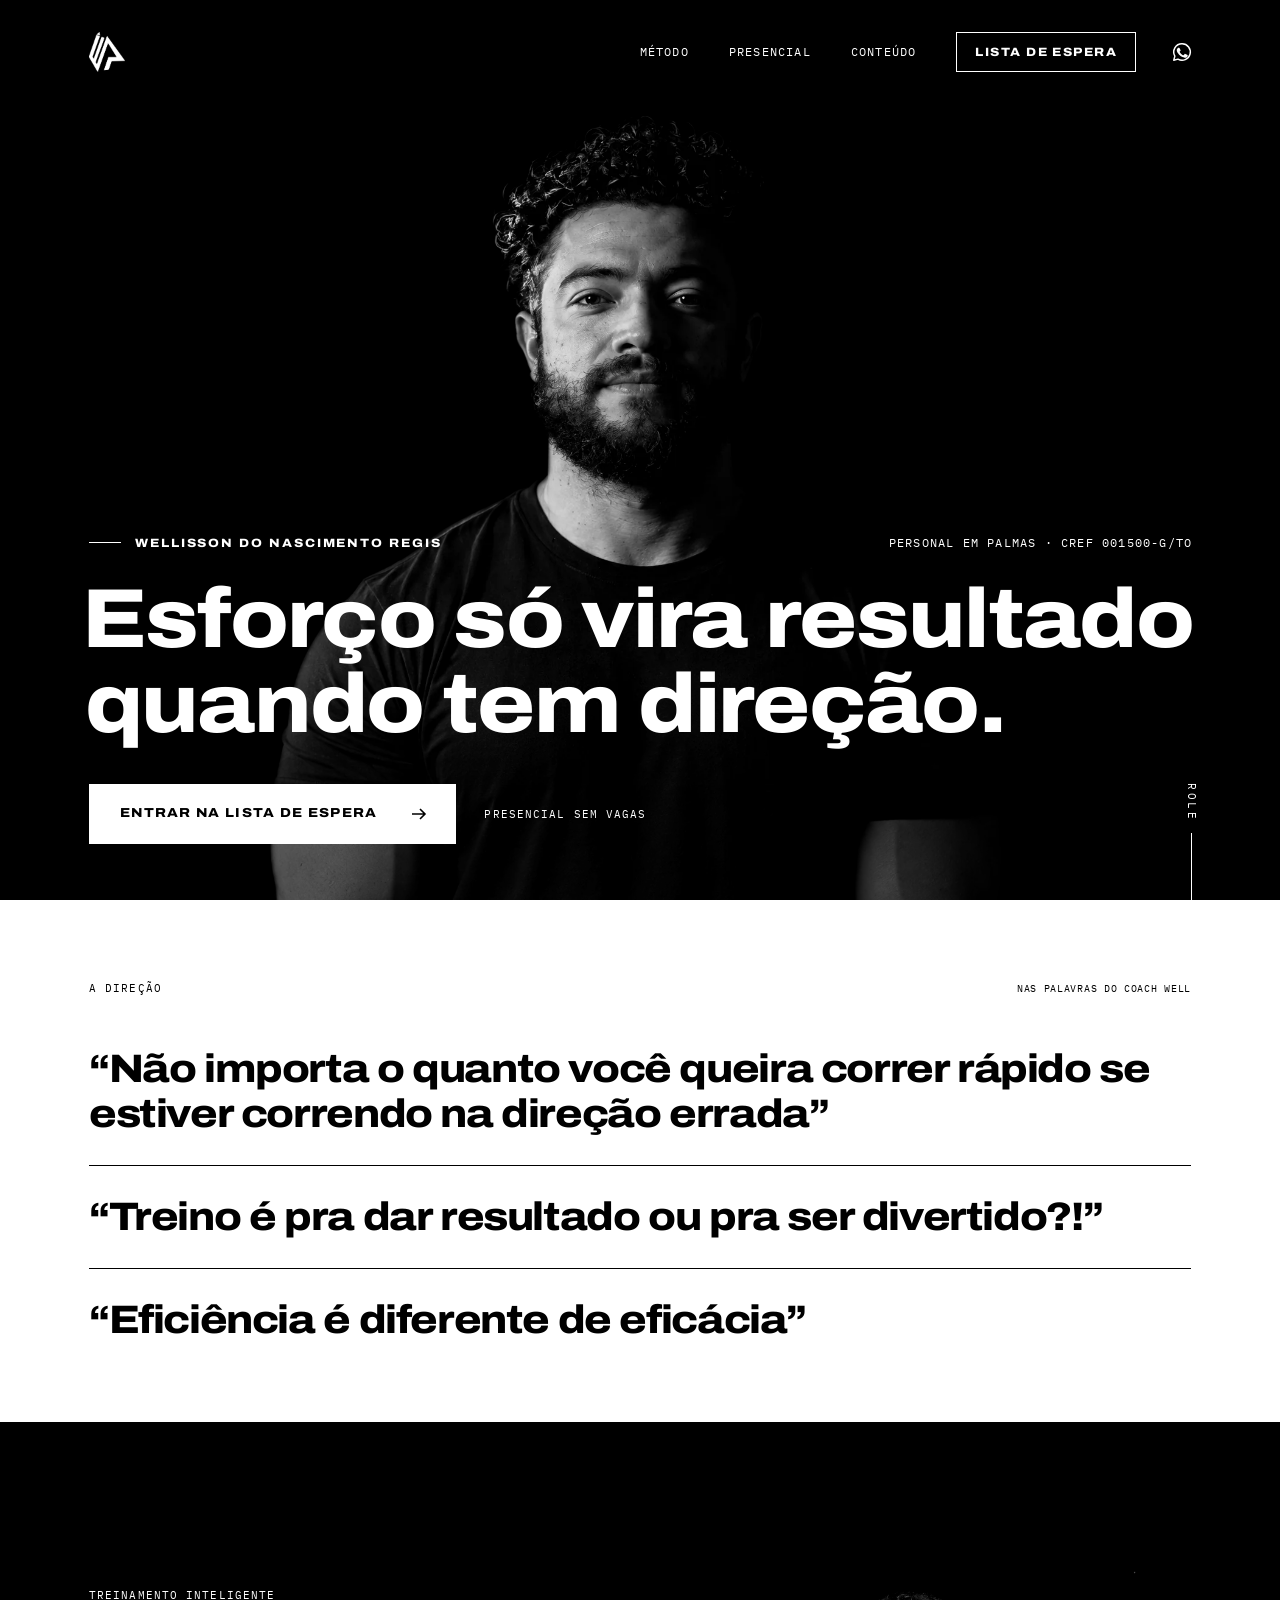
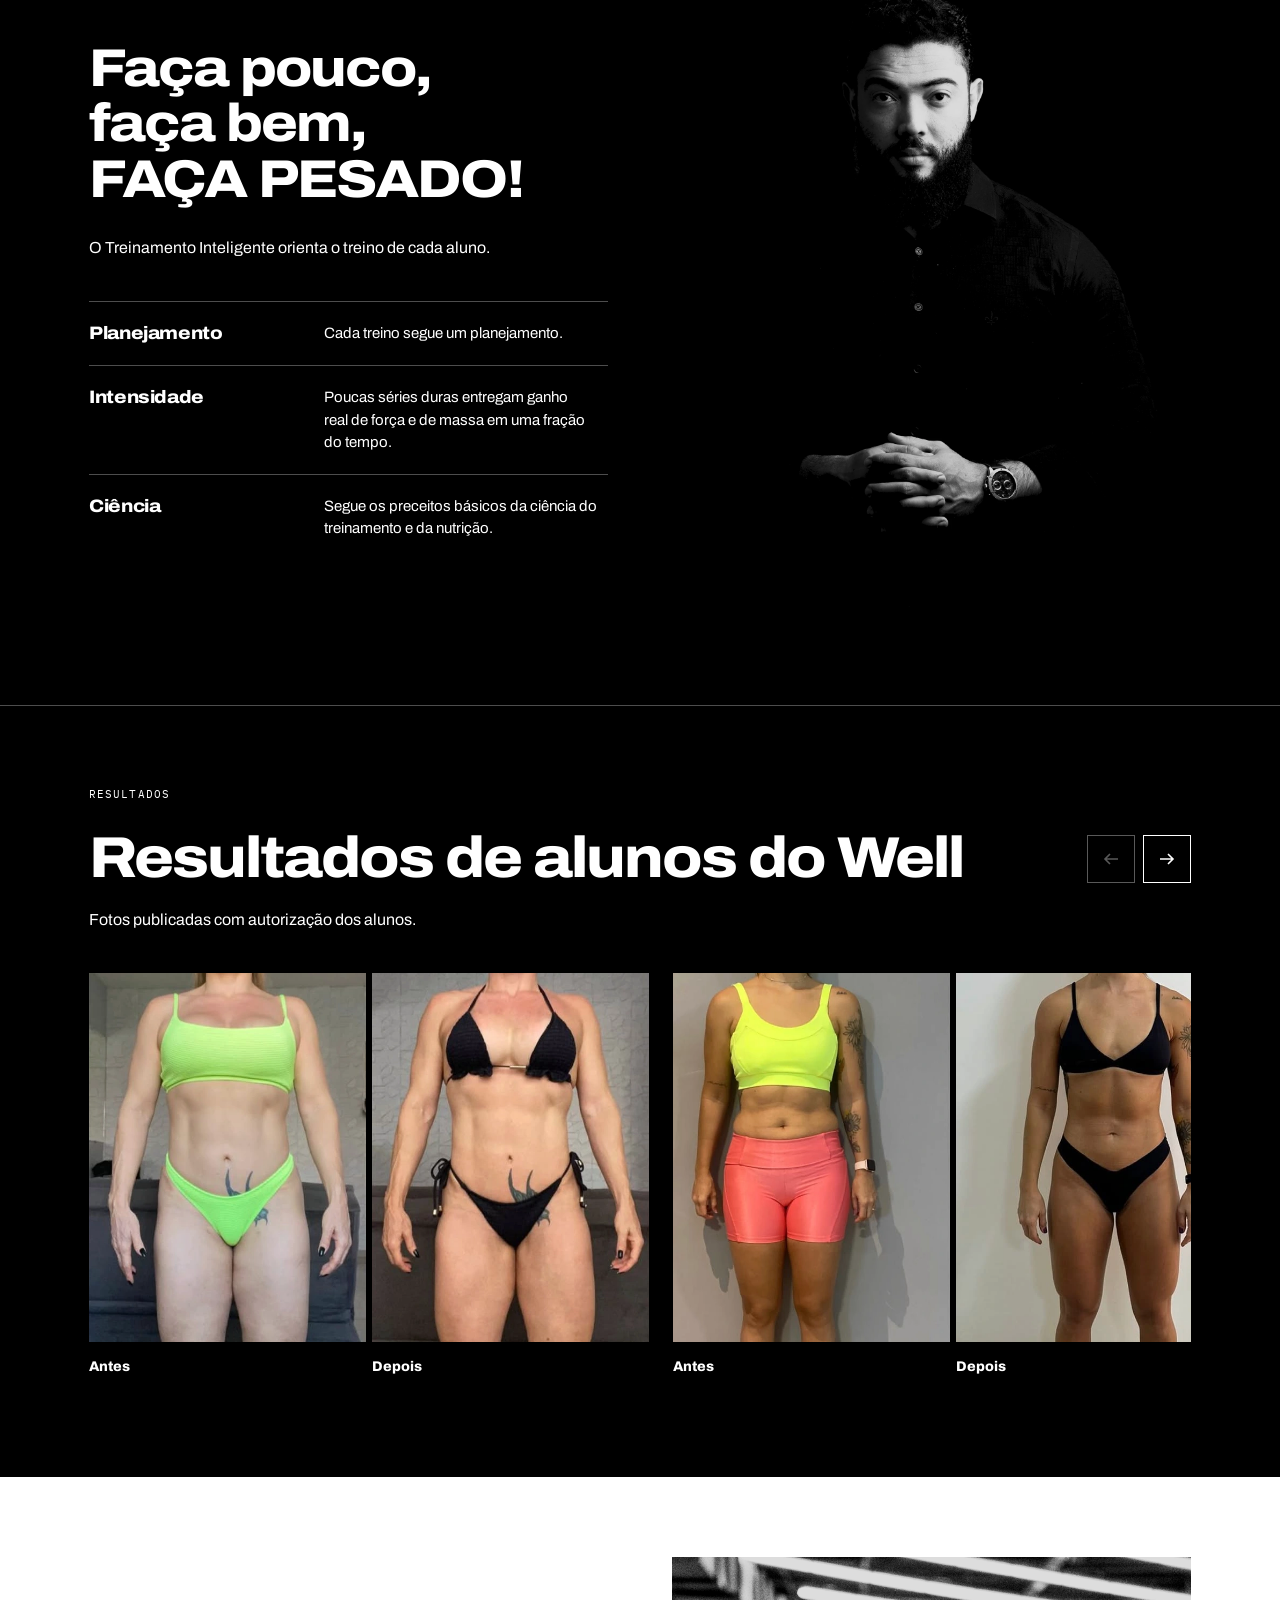
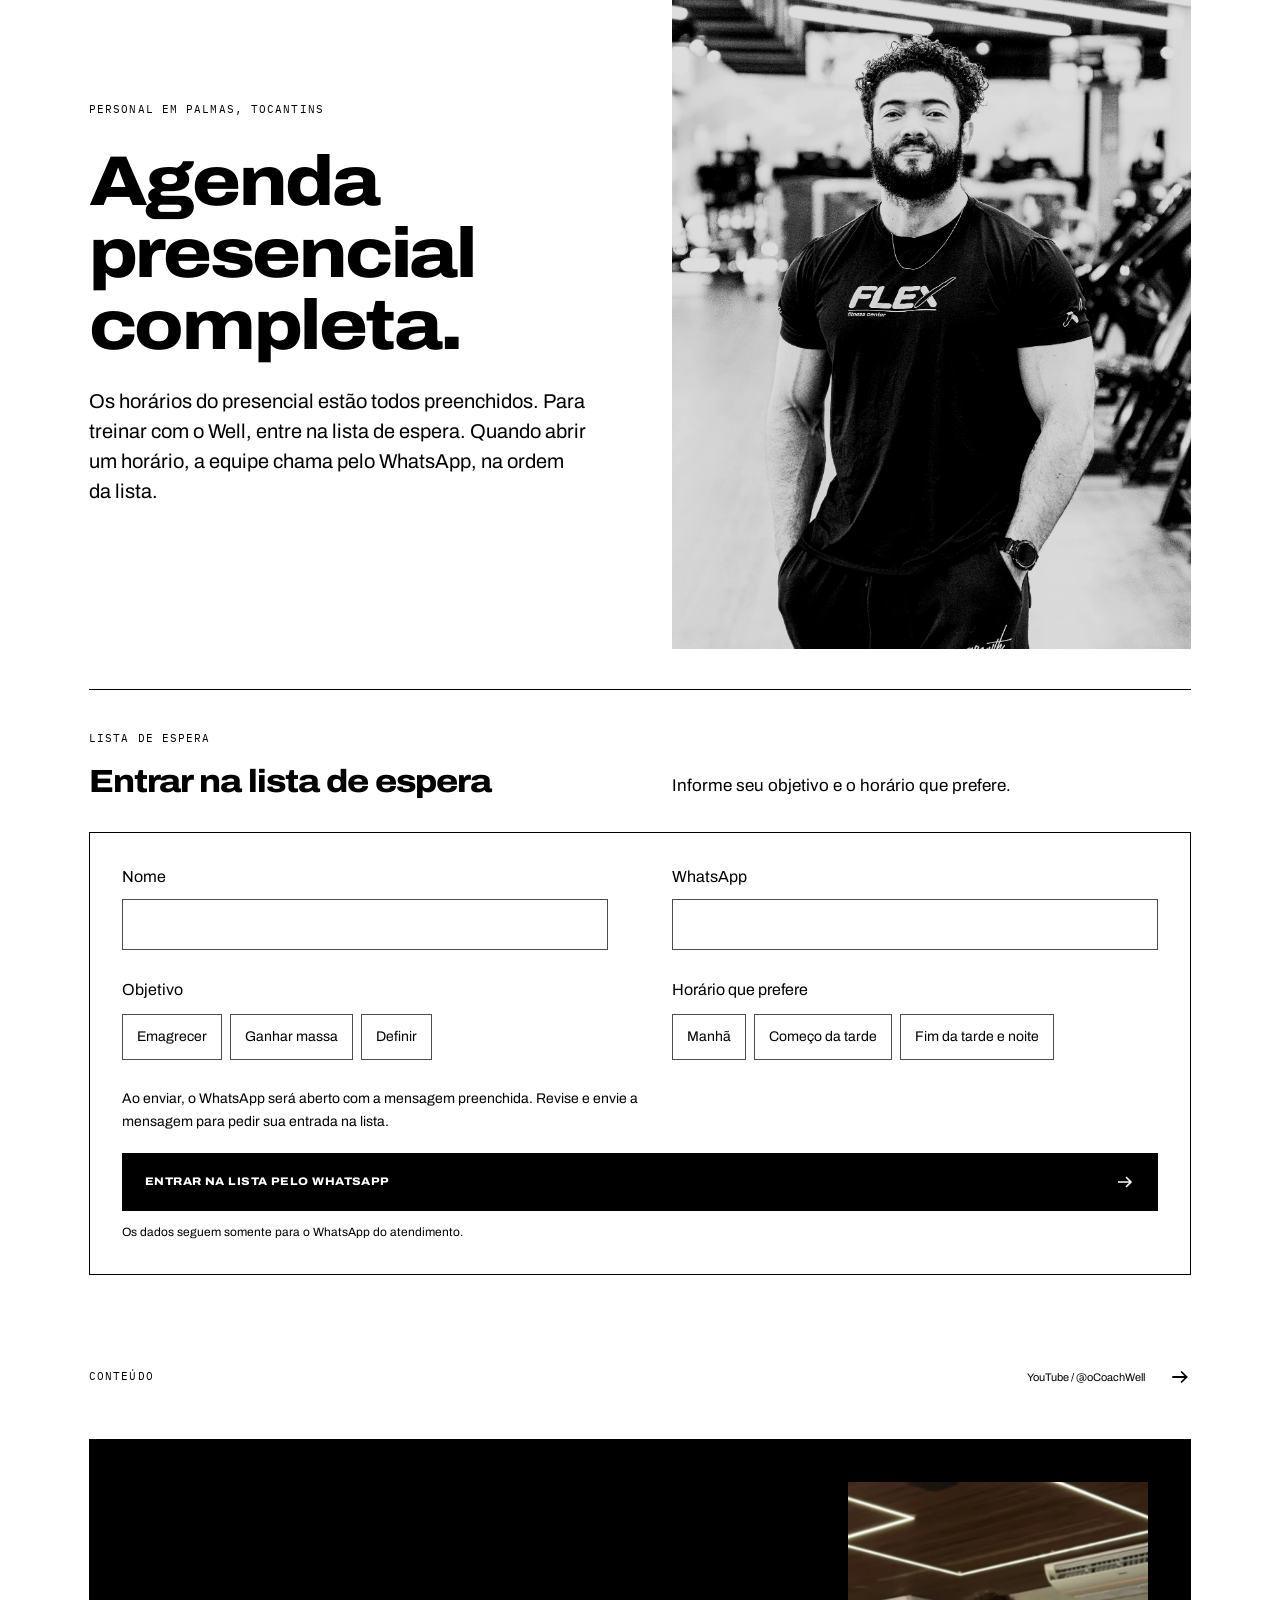
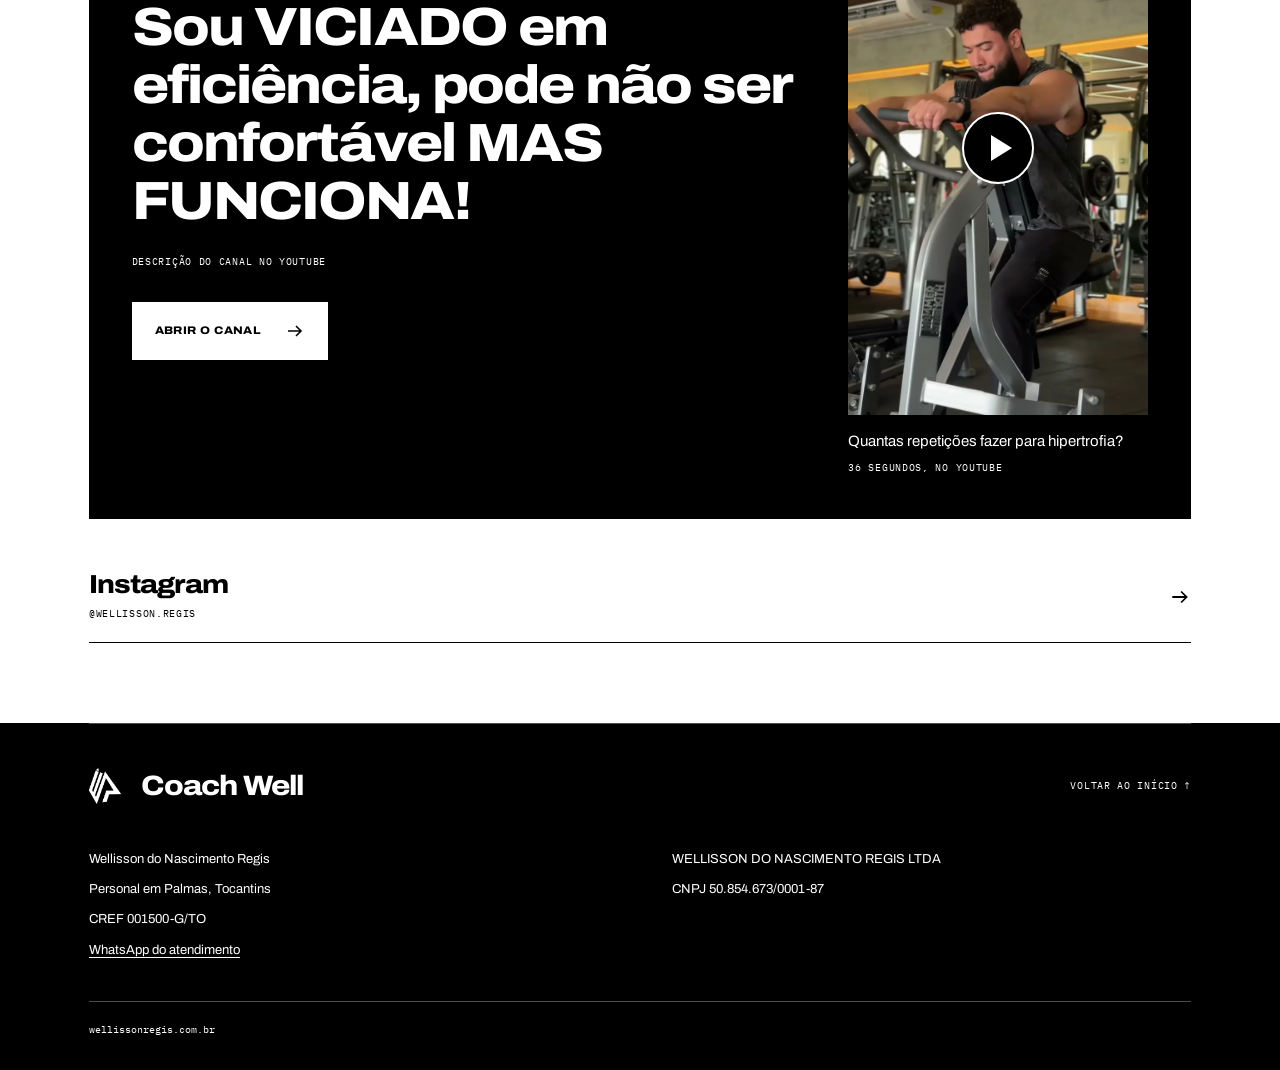
<file: index.html>
<!doctype html>
<html lang="pt-BR">
<head>
<meta charset="utf-8">
<meta name="viewport" content="width=device-width, initial-scale=1, viewport-fit=cover">
<title>Wellisson do Nascimento Regis · Personal em Palmas</title>
<meta name="description" content="Personal presencial em Palmas, Tocantins. Conheça o Treinamento Inteligente e entre na lista de espera para treinar com o Coach Well.">
<meta name="theme-color" content="#000000">
<link rel="canonical" href="https://wellissonregis.com.br/">
<meta property="og:type" content="website">
<meta property="og:locale" content="pt_BR">
<meta property="og:url" content="https://wellissonregis.com.br/">
<meta property="og:title" content="Wellisson do Nascimento Regis · Personal em Palmas">
<meta property="og:description" content="Personal presencial em Palmas, Tocantins. Conheça o Treinamento Inteligente e entre na lista de espera para treinar com o Coach Well.">
<meta property="og:image" content="https://wellissonregis.com.br/img/compartilhamento.jpg">
<meta property="og:image:width" content="1200">
<meta property="og:image:height" content="630">
<meta property="og:image:alt" content="Wellisson do Nascimento Regis. Esforço só vira resultado quando tem direção.">
<meta name="twitter:card" content="summary_large_image">
<link rel="icon" type="image/png" sizes="32x32" href="img/favicon-32.png">
<link rel="apple-touch-icon" sizes="180x180" href="img/icone-180.png">
<link rel="preconnect" href="https://fonts.googleapis.com">
<link rel="preconnect" href="https://fonts.gstatic.com" crossorigin>
<link rel="stylesheet" href="https://fonts.googleapis.com/css2?family=Archivo:wdth,wght@62..125,400..900&family=IBM+Plex+Mono:wght@400;500&display=swap">
<link rel="stylesheet" href="estilo.css">
<link rel="stylesheet" href="secoes.css">
<script>
  setTimeout(function () { if (!window.paginaPronta) document.documentElement.classList.remove('js'); }, 2500);
  if (location.search.indexOf('estatico') > -1) document.documentElement.classList.add('estatico');
  (function () {
    var h = document.documentElement, ok = function () { h.classList.add('fontes'); };
    if (document.fonts && document.fonts.load) document.fonts.load('800 100px Archivo').then(ok, ok);
    setTimeout(ok, 3000);
  })();
</script>
<script type="application/ld+json">
{"@context":"https://schema.org","@type":"Person","name":"Wellisson do Nascimento Regis","alternateName":"Coach Well","jobTitle":"Personal trainer","url":"https://wellissonregis.com.br/",
 "address":{"@type":"PostalAddress","addressLocality":"Palmas","addressRegion":"TO","addressCountry":"BR"},
 "sameAs":["https://www.instagram.com/wellisson.regis/","https://www.youtube.com/@oCoachWell"],
 "worksFor":{"@type":"Organization","legalName":"WELLISSON DO NASCIMENTO REGIS LTDA","taxID":"50.854.673/0001-87"}}
</script>
<noscript><style>html:not(.fontes) h1 { opacity: 1; }</style></noscript>
</head>
<body>

<header class="topo">
  <a class="marca" href="#" aria-label="Wellisson Regis, início"><img src="img/monograma-branco.png" alt="" width="215" height="240"></a>
  <nav class="menu" aria-label="Seções">
    <a href="#metodo">Método</a>
    <a href="#presencial">Presencial</a>
    <a href="#conteudo">Conteúdo</a>
  </nav>
  <a class="aplicar-topo" href="#lista-de-espera">Lista de espera</a>
  <a class="zap" href="#whatsapp" aria-label="WhatsApp do atendimento">
    <svg viewBox="0 0 24 24" aria-hidden="true"><path d="M12 3a9 9 0 0 0-7.8 13.5L3 21l4.6-1.2A9 9 0 1 0 12 3Z" fill="none" stroke="currentColor" stroke-width="1.6" stroke-linejoin="round"/><path d="M9.2 7.8c-.2-.4-.4-.4-.6-.4h-.5c-.2 0-.5.1-.8.4-.3.3-1 1-1 2.4s1 2.8 1.2 3c.1.2 2 3.2 5 4.3 2.5 1 3 .8 3.5.7.5-.1 1.7-.7 2-1.4.2-.7.2-1.3.2-1.4-.1-.1-.3-.2-.6-.3l-2-1c-.3-.1-.5-.2-.7.2l-.9 1.1c-.2.2-.3.2-.6.1-.3-.1-1.2-.5-2.3-1.4-.9-.8-1.5-1.7-1.6-2-.2-.3 0-.5.1-.6l.5-.5c.1-.2.2-.3.3-.5.1-.2 0-.4 0-.5l-.9-2.2Z" fill="currentColor"/></svg>
  </a>
  <button class="abrir-menu" type="button" aria-label="Abrir o menu" aria-expanded="false"><span></span><span></span></button>
</header>

<main>
  <section class="abertura">
    <picture class="retrato-abertura"><source media="(max-width:599px) and (orientation:portrait)" srcset="[data-uri]"><img class="pessoa" src="img/well-recorte-pb.webp" srcset="img/well-recorte-pb.webp 1536w" sizes="100vw" width="1536" height="2048" alt="Wellisson do Nascimento Regis em retrato preto e branco, de frente, com luz dura de lado" fetchpriority="high"></picture>
    <div class="texto">
      <div class="legenda">
        <p class="nome"><span class="filete"></span>Wellisson do Nascimento Regis</p>
        <p class="registro"><span class="reg-cidade">Personal em Palmas</span><span class="reg-sep"> · </span><span class="reg-cref">CREF 001500-G/TO</span></p>
      </div>
      <h1><span class="l l1"><span>Esforço só</span> <span>vira resultado</span></span> <span class="l l2"><span>quando tem</span> <span>direção.</span></span></h1>
      <div class="acao">
        <a class="botao" href="#lista-de-espera">
          <span>Entrar na lista de espera</span>
          <svg viewBox="0 0 20 20" aria-hidden="true"><path d="M3 10h13M11 5l5 5-5 5" fill="none" stroke="currentColor" stroke-width="1.6"/></svg>
        </a>
        <p class="micro">Presencial sem vagas<span class="micro-celular"> · lista de espera aberta</span></p>
      </div>
    </div>
    <a class="rolar" href="#prova" aria-label="Rolar para a próxima seção"><span>Role</span><i></i></a>
  </section>


  <section class="secao manifesto clara" id="prova" aria-labelledby="t-direcao">
    <div class="manifesto-teto"><p class="rotulo" id="t-direcao">A direção</p><p class="sub">Nas palavras do Coach Well</p></div>
    <div class="manifesto-frases">
      <blockquote><p class="manifesto-frase">“Não importa o quanto você queira correr rápido se estiver correndo na direção errada”</p></blockquote>
      <blockquote><p class="manifesto-frase">“Treino é pra dar resultado ou pra ser divertido?!”</p></blockquote>
      <blockquote><p class="manifesto-frase">“Eficiência é diferente de eficácia”</p></blockquote>
    </div>
  </section>

  <section class="secao metodo" id="metodo" aria-labelledby="t-metodo">
    <div class="metodo-grade">
      <div class="metodo-texto">
        <p class="rotulo">Treinamento Inteligente</p>
        <h2 id="t-metodo">Faça pouco,<br>faça bem,<br>FAÇA PESADO!</h2>
        <p class="metodo-intro">O Treinamento Inteligente orienta o treino de cada aluno.</p>
        <dl class="principios">
          <div><dt>Planejamento</dt><dd>Cada treino segue um planejamento.</dd></div>
          <div><dt>Intensidade</dt><dd>Poucas séries duras entregam ganho real de força e de massa em uma fração do tempo.</dd></div>
          <div><dt>Ciência</dt><dd>Segue os preceitos básicos da ciência do treinamento e da nutrição.</dd></div>
        </dl>
      </div>
      <figure class="metodo-foto"><picture><source media="(max-width:400px)" srcset="img/well%20est%C3%BAdio%20luz%20dura%20800.webp 800w, img/well%20est%C3%BAdio%20luz%20dura%201600.webp 1600w, img/well%20est%C3%BAdio%20luz%20dura%202400.webp 2400w" sizes="(max-width:700px) calc(100vw - 48px), (min-width:1920px) 776px, 43vw"><img class="" src="img/well%20est%C3%BAdio%20luz%20dura%202400.webp" srcset="img/well%20est%C3%BAdio%20luz%20dura%201600.webp 1600w, img/well%20est%C3%BAdio%20luz%20dura%202400.webp 2400w" sizes="(max-width:700px) calc(100vw - 48px), (min-width:1920px) 776px, 43vw" width="2400" height="3204" alt="Wellisson de frente, em retrato preto e branco, com as mãos juntas" loading="lazy"></picture></figure>
    </div>
  </section>

  <section class="secao resultados" id="resultados" aria-labelledby="t-resultados">
    <div class="resultados-cabecalho">
      <div class="resultados-titulos"><p class="rotulo">Resultados</p><h2 id="t-resultados">Resultados de alunos do Well</h2><p>Fotos publicadas com autorização dos alunos.</p></div>
      <div class="resultados-controles" aria-label="Navegação dos resultados" hidden>
        <button type="button" id="resultado-anterior" aria-label="Ver resultado anterior" aria-controls="galeria-resultados" disabled><svg viewBox="0 0 20 20" aria-hidden="true"><path d="M3 10h13M11 5l5 5-5 5" fill="none" stroke="currentColor" stroke-width="1.6"/></svg></button>
        <button type="button" id="resultado-proximo" aria-label="Ver próximo resultado" aria-controls="galeria-resultados"><svg viewBox="0 0 20 20" aria-hidden="true"><path d="M3 10h13M11 5l5 5-5 5" fill="none" stroke="currentColor" stroke-width="1.6"/></svg></button>
      </div>
    </div>
    <div class="resultados-galeria" id="galeria-resultados" role="region" aria-label="Galeria de antes e depois dos alunos" tabindex="0">
      <div class="resultado" role="group" aria-label="Par de antes e depois">
        <figure class="resultado-foto"><picture><source media="(max-width:473px)" srcset="img/Resultado%2005%20antes%20colorido%20360.webp 360w, img/Resultado%2005%20antes%20colorido%20516.webp 516w" sizes="(max-width:359px) calc(43vw - 20.2px), (max-width:699px) calc(43vw - 23.64px), 277px"><img src="img/Resultado%2005%20antes%20colorido%20516.webp" srcset="img/Resultado%2005%20antes%20colorido%20516.webp 516w" sizes="(max-width:359px) calc(43vw - 20.2px), (max-width:699px) calc(43vw - 23.64px), 277px" width="516" height="688" alt="Antes, vista de frente do pescoço para baixo" loading="lazy"></picture><figcaption>Antes</figcaption></figure>
        <figure class="resultado-foto"><picture><source media="(max-width:473px)" srcset="img/Resultado%2005%20depois%20colorido%20360.webp 360w, img/Resultado%2005%20depois%20colorido%20516.webp 516w" sizes="(max-width:359px) calc(43vw - 20.2px), (max-width:699px) calc(43vw - 23.64px), 277px"><img src="img/Resultado%2005%20depois%20colorido%20516.webp" srcset="img/Resultado%2005%20depois%20colorido%20516.webp 516w" sizes="(max-width:359px) calc(43vw - 20.2px), (max-width:699px) calc(43vw - 23.64px), 277px" width="516" height="688" alt="Depois, vista de frente do pescoço para baixo" loading="lazy"></picture><figcaption>Depois</figcaption></figure>
      </div>
      <div class="resultado" role="group" aria-label="Par de antes e depois">
        <figure class="resultado-foto"><picture><source media="(max-width:473px)" srcset="img/Resultado%2008%20antes%20colorido%20360.webp 360w, img/Resultado%2008%20antes%20colorido%20516.webp 516w" sizes="(max-width:359px) calc(43vw - 20.2px), (max-width:699px) calc(43vw - 23.64px), 277px"><img src="img/Resultado%2008%20antes%20colorido%20516.webp" srcset="img/Resultado%2008%20antes%20colorido%20516.webp 516w" sizes="(max-width:359px) calc(43vw - 20.2px), (max-width:699px) calc(43vw - 23.64px), 277px" width="516" height="688" alt="Antes, vista de frente do pescoço para baixo" loading="lazy"></picture><figcaption>Antes</figcaption></figure>
        <figure class="resultado-foto"><picture><source media="(max-width:473px)" srcset="img/Resultado%2008%20depois%20colorido%20360.webp 360w, img/Resultado%2008%20depois%20colorido%20516.webp 516w" sizes="(max-width:359px) calc(43vw - 20.2px), (max-width:699px) calc(43vw - 23.64px), 277px"><img src="img/Resultado%2008%20depois%20colorido%20516.webp" srcset="img/Resultado%2008%20depois%20colorido%20516.webp 516w" sizes="(max-width:359px) calc(43vw - 20.2px), (max-width:699px) calc(43vw - 23.64px), 277px" width="516" height="688" alt="Depois, vista de frente do pescoço para baixo" loading="lazy"></picture><figcaption>Depois</figcaption></figure>
      </div>
      <div class="resultado" role="group" aria-label="Par de antes e depois">
        <figure class="resultado-foto"><picture><source media="(max-width:473px)" srcset="img/Resultado%2007%20antes%20colorido%20360.webp 360w, img/Resultado%2007%20antes%20colorido%20534.webp 534w" sizes="(max-width:359px) calc(43vw - 20.2px), (max-width:699px) calc(43vw - 23.64px), 277px"><img src="img/Resultado%2007%20antes%20colorido%20534.webp" srcset="img/Resultado%2007%20antes%20colorido%20534.webp 534w" sizes="(max-width:359px) calc(43vw - 20.2px), (max-width:699px) calc(43vw - 23.64px), 277px" width="534" height="712" alt="Antes, vista de frente do pescoço para baixo" loading="lazy"></picture><figcaption>Antes</figcaption></figure>
        <figure class="resultado-foto"><picture><source media="(max-width:473px)" srcset="img/Resultado%2007%20depois%20colorido%20360.webp 360w, img/Resultado%2007%20depois%20colorido%20534.webp 534w" sizes="(max-width:359px) calc(43vw - 20.2px), (max-width:699px) calc(43vw - 23.64px), 277px"><img src="img/Resultado%2007%20depois%20colorido%20534.webp" srcset="img/Resultado%2007%20depois%20colorido%20534.webp 534w" sizes="(max-width:359px) calc(43vw - 20.2px), (max-width:699px) calc(43vw - 23.64px), 277px" width="534" height="712" alt="Depois, vista de frente do pescoço para baixo" loading="lazy"></picture><figcaption>Depois</figcaption></figure>
      </div>
      <div class="resultado" role="group" aria-label="Par de antes e depois">
        <figure class="resultado-foto"><picture><source media="(max-width:359px)" srcset="img/Resultado%2001%20antes%20colorido%20240.webp 240w, img/Resultado%2001%20antes%20colorido%20309.webp 309w" sizes="(max-width:359px) calc(43vw - 20.2px), (max-width:699px) calc(43vw - 23.64px), 277px"><img src="img/Resultado%2001%20antes%20colorido%20309.webp" srcset="img/Resultado%2001%20antes%20colorido%20309.webp 309w" sizes="(max-width:359px) calc(43vw - 20.2px), (max-width:699px) calc(43vw - 23.64px), 277px" width="309" height="412" alt="Antes, vista de frente do pescoço para baixo" loading="lazy"></picture><figcaption>Antes</figcaption></figure>
        <figure class="resultado-foto"><picture><source media="(max-width:359px)" srcset="img/Resultado%2001%20depois%20colorido%20240.webp 240w, img/Resultado%2001%20depois%20colorido%20309.webp 309w" sizes="(max-width:359px) calc(43vw - 20.2px), (max-width:699px) calc(43vw - 23.64px), 277px"><img src="img/Resultado%2001%20depois%20colorido%20309.webp" srcset="img/Resultado%2001%20depois%20colorido%20309.webp 309w" sizes="(max-width:359px) calc(43vw - 20.2px), (max-width:699px) calc(43vw - 23.64px), 277px" width="309" height="412" alt="Depois, vista de frente do pescoço para baixo" loading="lazy"></picture><figcaption>Depois</figcaption></figure>
      </div>
      <div class="resultado" role="group" aria-label="Par de antes e depois">
        <figure class="resultado-foto"><picture><source media="(max-width:359px)" srcset="img/Resultado%2000%20antes%20colorido%20240.webp 240w, img/Resultado%2000%20antes%20colorido%20333.webp 333w" sizes="(max-width:359px) calc(43vw - 20.2px), (max-width:699px) calc(43vw - 23.64px), 277px"><img src="img/Resultado%2000%20antes%20colorido%20333.webp" srcset="img/Resultado%2000%20antes%20colorido%20333.webp 333w" sizes="(max-width:359px) calc(43vw - 20.2px), (max-width:699px) calc(43vw - 23.64px), 277px" width="333" height="444" alt="Antes, vista de frente do pescoço para baixo" loading="lazy"></picture><figcaption>Antes</figcaption></figure>
        <figure class="resultado-foto"><picture><source media="(max-width:359px)" srcset="img/Resultado%2000%20depois%20colorido%20240.webp 240w, img/Resultado%2000%20depois%20colorido%20333.webp 333w" sizes="(max-width:359px) calc(43vw - 20.2px), (max-width:699px) calc(43vw - 23.64px), 277px"><img src="img/Resultado%2000%20depois%20colorido%20333.webp" srcset="img/Resultado%2000%20depois%20colorido%20333.webp 333w" sizes="(max-width:359px) calc(43vw - 20.2px), (max-width:699px) calc(43vw - 23.64px), 277px" width="333" height="444" alt="Depois, vista de frente do pescoço para baixo" loading="lazy"></picture><figcaption>Depois</figcaption></figure>
      </div>
    </div>
  </section>

  <section class="secao presencial clara" id="presencial" aria-labelledby="t-presencial">
    <div class="presencial-abertura">
      <div class="presencial-texto">
        <div><p class="rotulo">Personal em Palmas, Tocantins</p><h2 id="t-presencial">Agenda presencial completa.</h2></div>
        <div class="presencial-contexto">
          <p>Os horários do presencial estão todos preenchidos. Para treinar com o Well, entre na lista de espera. Quando abrir um horário, a equipe chama pelo WhatsApp, na ordem da lista.</p>
          <p id="academia" hidden></p>
        </div>
      </div>
      <figure id="foto-presencial"><picture><source media="(max-width:400px)" srcset="img/Well%20na%20Flex%20Setembro%20de%202026%20800.webp 800w, img/Well%20na%20Flex%20Setembro%20de%202026%201600.webp 1600w, img/Well%20na%20Flex%20Setembro%20de%202026%202400.webp 2400w" sizes="(max-width:359px) calc(100vw - 40px), (max-width:648px) calc(100vw - 48px), (max-width:1100px) 600px, (max-width:1760px) 40.55vw, (max-width:1919px) calc(43.05vw - 44px), 776px"><img src="img/Well%20na%20Flex%20Setembro%20de%202026%202400.webp" srcset="img/Well%20na%20Flex%20Setembro%20de%202026%201600.webp 1600w, img/Well%20na%20Flex%20Setembro%20de%202026%202400.webp 2400w" sizes="(max-width:359px) calc(100vw - 40px), (max-width:648px) calc(100vw - 48px), (max-width:1100px) 600px, (max-width:1760px) 40.55vw, (max-width:1919px) calc(43.05vw - 44px), 776px" width="2400" height="3200" alt="Wellisson de pé na Flex, em retrato preto e branco, com o visual atual" loading="lazy"></picture></figure>
    </div>
    <div class="espera" id="lista-de-espera" aria-labelledby="t-espera" tabindex="-1">
      <div class="espera-intro"><p class="rotulo">Lista de espera</p><h3 id="t-espera">Entrar na lista de espera</h3><p>Informe seu objetivo e o horário que prefere.</p></div>
      <form id="form-lista" class="espera-form" method="dialog" onsubmit="return false" aria-labelledby="t-espera">
        <div class="espera-dupla">
          <label class="espera-campo" for="lista-nome">Nome<input id="lista-nome" name="nome" type="text" autocomplete="name" maxlength="100" required></label>
          <label class="espera-campo" for="lista-whatsapp">WhatsApp<input id="lista-whatsapp" name="whatsapp" type="tel" inputmode="tel" autocomplete="tel" maxlength="30" required></label>
        </div>
        <fieldset class="espera-grupo"><legend>Objetivo</legend><div class="espera-opcoes">
          <label><input type="radio" name="objetivo" value="Emagrecer" required><span>Emagrecer</span></label>
          <label><input type="radio" name="objetivo" value="Ganhar massa" required><span>Ganhar massa</span></label>
          <label><input type="radio" name="objetivo" value="Definir" required><span>Definir</span></label>
        </div></fieldset>
        <fieldset class="espera-grupo"><legend>Horário que prefere</legend><div class="espera-opcoes">
          <label><input type="radio" name="horario" value="Manhã" required><span>Manhã</span></label>
          <label><input type="radio" name="horario" value="Começo da tarde" required><span>Começo da tarde</span></label>
          <label><input type="radio" name="horario" value="Fim da tarde e noite" required><span>Fim da tarde e noite</span></label>
        </div></fieldset>
        <p class="espera-status" id="lista-status" role="status">O envio está desativado até o WhatsApp do atendimento ser disponibilizado.</p>
        <button class="botao espera-enviar" type="submit" disabled aria-describedby="lista-status lista-dados"><span>Entrar na lista pelo WhatsApp</span><svg viewBox="0 0 20 20" aria-hidden="true"><path d="M3 10h13M11 5l5 5-5 5" fill="none" stroke="currentColor" stroke-width="1.6"/></svg></button>
        <p class="espera-dados" id="lista-dados">Os dados seguem somente para o WhatsApp do atendimento.</p>
        <noscript><p class="espera-dados">Ative o JavaScript para preparar a mensagem quando o atendimento estiver disponível.</p></noscript>
      </form>
    </div>
  </section>

  <section class="secao conteudo clara" id="conteudo" aria-labelledby="t-conteudo">
    <div class="conteudo-cabecalho"><p class="rotulo">Conteúdo</p><a class="link-texto" href="https://www.youtube.com/@oCoachWell">YouTube / @oCoachWell <svg viewBox="0 0 20 20" aria-hidden="true"><path d="M3 10h13M11 5l5 5-5 5" fill="none" stroke="currentColor" stroke-width="1.6"/></svg></a></div>
    <div class="conteudo-cartao">
      <div class="conteudo-voz"><h2 id="t-conteudo">Sou VICIADO em eficiência, pode não ser confortável MAS FUNCIONA!</h2><p class="sub">Descrição do canal no YouTube</p><a class="botao" href="https://www.youtube.com/@oCoachWell"><span>Abrir o canal</span><svg viewBox="0 0 20 20" aria-hidden="true"><path d="M3 10h13M11 5l5 5-5 5" fill="none" stroke="currentColor" stroke-width="1.6"/></svg></a></div>
      <figure class="conteudo-video">
        <div class="video-quadro">
          <a class="video-capa" href="https://www.youtube.com/shorts/aQmbAHvtL3c" aria-label="Reproduzir o vídeo: Quantas repetições fazer para hipertrofia?">
            <img src="img/video-repeticoes.webp" width="720" height="1280" loading="lazy" alt="Wellisson Regis treinando em um aparelho na academia">
            <span class="video-play" aria-hidden="true"><svg viewBox="0 0 72 72"><circle cx="36" cy="36" r="35" fill="#000000" stroke="#FFFFFF" stroke-width="2"/><path d="M29 23 50 36 29 49Z" fill="#FFFFFF"/></svg></span>
          </a>
        </div>
        <figcaption><p class="video-titulo">Quantas repetições fazer para hipertrofia?</p><p class="sub">36 segundos, no YouTube</p></figcaption>
      </figure>
    </div>
    <nav class="redes" aria-label="Redes do Coach Well"><a href="https://www.instagram.com/wellisson.regis/"><span>Instagram</span><span class="sub">@wellisson.regis</span><svg viewBox="0 0 20 20" aria-hidden="true"><path d="M3 10h13M11 5l5 5-5 5" fill="none" stroke="currentColor" stroke-width="1.6"/></svg></a></nav>
  </section>

</main>
<footer class="rodape">
  <div class="rodape-identidade"><img src="img/monograma-branco.png" alt="" width="215" height="240" loading="lazy"><p>Coach Well</p><a class="voltar-topo sub" href="#">Voltar ao início ↑</a></div>
  <div class="rodape-dados"><div><p>Wellisson do Nascimento Regis</p><p>Personal em Palmas, Tocantins</p><p id="cref-profissional">CREF 001500-G/TO</p></div><div><p>WELLISSON DO NASCIMENTO REGIS LTDA</p><p>CNPJ 50.854.673/0001-87</p><p id="endereco-empresa" hidden></p><a id="email-profissional" hidden></a></div></div>
  <div id="whatsapp" hidden><a id="whatsapp-atendimento" hidden></a></div>
  <nav id="links-politicas" aria-label="Políticas" hidden><a id="link-privacidade" href="#politica-privacidade" hidden>Política de privacidade</a></nav>
  <section id="politica-privacidade" hidden></section>
  <p class="rodape-pe">wellissonregis.com.br</p>
</footer>
<script src="pagina.js" defer></script>
</body>
</html>
</file>
<file: estilo.css>
:root {
  --preto: #000000;
  --cinza: #4D4D4D;
  --branco: #FFFFFF;
  --curva: cubic-bezier(.2, .7, 0, 1);
  --lh: 1.02;   

  
  --b: clamp(32px, 6.2vh, 64px);          
  --bt: 60px;                              
  --t0: clamp(104px, 12.4vh, 160px);       

  
  --mmin: clamp(20px, 6.95vw, 140px);
  --i: 13.18;
  --fA: calc((100vw - 2 * var(--mmin)) / var(--i));
  --fB: calc((.4334 * (100vh - var(--t0)) - var(--b) - var(--bt) - 20px) / 2.372);   
  
  --fC: calc((100vw - 3.5 * var(--mmin)) / var(--i));
  --f: min(var(--fA), max(var(--fB), var(--fC)), calc(1980px / var(--i)));
  --m: calc((100vw - var(--i) * var(--f)) / 2);
  --ga: calc(.42 * var(--f));              
  --gl: calc(.5 * var(--f));               
  --cap1: calc(100vh - var(--b) - var(--bt) - var(--ga) - 1.905 * var(--f));   
  --tinta: calc(var(--cap1) - .047 * var(--f));                                  

  
  --R: calc(100vh - var(--t0));                                   
  --C: calc((var(--tinta) - 18px - var(--t0)) / .366);           
  
  --hp: min(2300px, var(--C), max(calc(var(--R) / .926),
          min(calc(var(--R) / .756), calc((var(--C) - var(--R) / .796) * 10000)),
          min(calc(var(--R) / .606), calc((var(--C) - var(--R) / .646) * 10000))));
  --t: var(--t0);
  
  --g0: .41;
  --a1: 1;
  --a2: .42;
}

* { box-sizing: border-box; margin: 0; padding: 0; }
html { background: var(--preto); color: var(--branco); -webkit-font-smoothing: antialiased; text-rendering: optimizeLegibility; }
body { font-family: 'Archivo', system-ui, sans-serif; font-weight: 400; line-height: 1.5; }
a { color: inherit; text-decoration: none; }
img, svg { display: block; }
button { font: inherit; color: inherit; background: none; border: 0; cursor: pointer; }
:focus-visible { outline: 1px solid var(--branco); outline-offset: 4px; }

.topo {
  position: absolute; inset: 0 0 auto 0; z-index: 5;
  display: flex; align-items: center; gap: 40px;
  height: 104px; padding: 0 var(--m);
}
.marca img { height: 40px; width: auto; }
.menu { margin-left: auto; display: flex; gap: 40px; }
.menu a, .registro, .micro, .rolar span {
  font-family: 'IBM Plex Mono', ui-monospace, monospace; font-weight: 400;
  font-size: 12px; letter-spacing: .1em; text-transform: uppercase;
}
.menu a { position: relative; padding: 10px 0; }
.menu a::after {
  content: ''; position: absolute; left: 0; right: 0; bottom: 4px; height: 1px;
  background: var(--branco); transform: scaleX(0); transform-origin: left; transition: transform .4s var(--curva);
}
.menu a:hover::after { transform: scaleX(1); }
.aplicar-topo {
  display: inline-flex; align-items: center; height: 40px; padding: 0 18px;
  border: 1px solid var(--branco);
  font-weight: 800; font-stretch: 112%; font-size: 12px; letter-spacing: .12em; text-transform: uppercase;
  transition: background .3s var(--curva), color .3s var(--curva);
}
.aplicar-topo:hover { background: var(--branco); color: var(--preto); }
.zap { display: grid; place-items: center; width: 44px; height: 44px; margin: 0 -13px 0 -16px; }   
.zap svg { width: 22px; height: 22px; }
.abrir-menu { display: none; }

.abertura { position: relative; overflow: hidden; background: var(--preto); height: 100vh; min-height: 520px; }
.pessoa {
  position: absolute; z-index: 1; left: 50%; translate: -49.2% 0;
  top: calc(var(--t) - .074 * var(--hp));
  height: var(--hp); width: auto; max-width: none;
  
  -webkit-mask-image: linear-gradient(to bottom, #000 calc(var(--hp) * var(--g0)), rgba(0,0,0,var(--a1)) calc(var(--hp) * .52), rgba(0,0,0,var(--a2)) calc(var(--hp) * .63), rgba(0,0,0,var(--a2)) calc(var(--hp) * .93), transparent var(--hp));
  mask-image: linear-gradient(to bottom, #000 calc(var(--hp) * var(--g0)), rgba(0,0,0,var(--a1)) calc(var(--hp) * .52), rgba(0,0,0,var(--a2)) calc(var(--hp) * .63), rgba(0,0,0,var(--a2)) calc(var(--hp) * .93), transparent var(--hp));
}
.texto { position: absolute; z-index: 3; left: var(--m); right: var(--m); bottom: var(--b); }

.legenda {
  display: flex; justify-content: space-between; align-items: baseline;
  margin-bottom: calc(var(--gl) - 2px - .158 * var(--f));
}
.nome {
  line-height: 13px; white-space: nowrap;
  font-weight: 800; font-stretch: 112%; font-size: 12px; letter-spacing: .16em; text-transform: uppercase;
}

.filete { display: inline-block; width: 32px; height: 1px; margin-right: 14px; vertical-align: .3em; background: var(--branco); }
.registro { line-height: 13px; white-space: nowrap; margin-right: -.1em; }  

h1 {
  font-weight: 800; font-stretch: 112%;
  font-size: var(--f); line-height: var(--lh); letter-spacing: -.02em;
  margin-bottom: calc(var(--ga) + .023 * var(--f));
}
.l { display: block; white-space: nowrap; }
.l1 { margin-left: -.086em; }   
.l2 { margin-left: -.052em; }   

.acao { display: flex; align-items: center; gap: 28px; }
.botao {
  display: inline-flex; align-items: center; gap: 32px;
  height: var(--bt); padding: 0 26px 0 30px;
  background: var(--branco); color: var(--preto); border: 1px solid var(--branco);
  font-weight: 800; font-stretch: 112%; font-size: 13px; letter-spacing: .1em; text-transform: uppercase; white-space: nowrap;
  transition: background .3s var(--curva), color .3s var(--curva);
}
.botao svg { width: 20px; height: 20px; transition: transform .4s var(--curva); }
.botao:hover { background: var(--preto); color: var(--branco); }
.botao:hover svg { transform: translateX(4px); }
.micro { font-size: 11px; white-space: nowrap; }

.rolar {
  position: absolute; z-index: 3; right: calc(var(--m) - 4.5px); bottom: 0; width: 9px;
  display: flex; flex-direction: column; align-items: center; gap: 12px;
}
.rolar span { font-size: 11px; letter-spacing: .24em; writing-mode: vertical-rl; line-height: 9px; }
.rolar i { display: block; width: 1px; height: calc(var(--b) + 11px); background: var(--branco); transform-origin: top; }

@media (min-aspect-ratio: 1/1) and (max-height: 800px) {
  :root { --bt: 54px; }
  .topo { height: 88px; }
  .marca img { height: 36px; }
}

@media (min-aspect-ratio: 1/1) and (max-width: 1099px) {
  .nome { font-size: 11px; letter-spacing: .12em; }
  .filete { width: 24px; margin-right: 12px; }
}

@media (max-aspect-ratio: 1/1) {
  :root {
    --i: 7.30;
    --mmin: 18px;
    --f: min(48px, calc((100vw - 2 * var(--mmin)) / var(--i)));
    --m: calc((100vw - var(--i) * var(--f)) / 2);
    --b: calc(16px + env(safe-area-inset-bottom));
    --bt: 56px;
    --ga: calc(.5 * var(--f));
    --gl: calc(.5 * var(--f));
    --mic: 26px;                                   
    --leg: 27px;                                   
    --cap1: calc(100svh - var(--b) - var(--mic) - var(--bt) - var(--ga) - 3.945 * var(--f));
    --rot: calc(var(--cap1) - var(--gl) - var(--leg));   
    --t0: 84px;
    
    --hpG: calc((var(--rot) - 18px - var(--t0)) / .366);
    --hp: min(calc(100vw * 2.667), calc((100svh - var(--t0)) / .766), var(--hpG),
              max(calc((100svh - var(--t0)) / .926), calc((var(--hpG) - (100svh - var(--t0)) / .796) * 10000)));
    --t: var(--t0);
    --g0: .395;   
    --a1: .55;
    --a2: .32;
  }
  .abertura { height: 100svh; min-height: 0; }
  .topo { height: 68px; gap: 0; padding: 0 calc(var(--m) - 11px) 0 var(--m); }   
  .marca img { height: 30px; }
  .menu, .aplicar-topo { display: none; }
  .zap { margin: 0 0 0 auto; }
  .abrir-menu { display: grid; place-items: center; align-content: center; gap: 7px; width: 44px; height: 44px; }
  .abrir-menu span { width: 22px; height: 1.5px; background: var(--branco); }

  .legenda { display: block; margin-bottom: calc(var(--gl) - 2px - .158 * var(--f)); }
  .nome { font-size: 11px; letter-spacing: .14em; line-height: 11px; }
  .filete { width: 20px; margin-right: 12px; }
  .registro { font-size: 11px; line-height: 11px; margin: 5px 0 0 32px; }
  .l { display: contents; }
  .l > span { display: block; white-space: nowrap; }
  .l1 > span:first-child { margin-left: -.086em; }
  .l1 > span:last-child { margin-left: -.017em; }
  .l2 > span { margin-left: -.052em; }
  h1 { margin-bottom: calc(var(--ga) + .023 * var(--f)); }
  .acao { display: block; }
  .botao { display: flex; justify-content: space-between; width: 100%; padding: 0 18px 0 20px; font-size: 12px; letter-spacing: .07em; }
  .micro { margin-top: 10px; line-height: 16px; }
  .rolar { display: none; }
}

@media (max-aspect-ratio: 1/1) and (max-width: 359px) {
  .nome { font-size: 10px; letter-spacing: .1em; }
  .filete { width: 14px; margin-right: 10px; }
  .registro { margin-left: 24px; font-size: 10px; }
  .botao { font-size: 11px; letter-spacing: .04em; gap: 12px; padding: 0 14px 0 16px; }
}

@media (max-aspect-ratio: 1/1) and (min-width: 600px) {
  :root {
    --mmin: clamp(20px, 6.95vw, 140px);
    --f: min(calc((100vw - 2 * var(--mmin)) / var(--i)), 8.5vh);
    --b: calc(48px + env(safe-area-inset-bottom));
    --bt: 60px;
    --leg: 10px;
    --t0: 108px;
  }
  .topo { height: 88px; padding: 0 calc(var(--m) - 12px) 0 var(--m); }
  .marca img { height: 36px; }
  .legenda { display: flex; }
  .nome { font-size: 13px; letter-spacing: .2em; line-height: 13px; }
  .filete { width: 32px; margin-right: 14px; }
  .registro { font-size: 12px; line-height: 13px; margin: 0 -.1em 0 0; }
  .botao { display: inline-flex; width: auto; padding: 0 26px 0 30px; font-size: 13px; letter-spacing: .1em; }
  .micro { margin-top: 12px; }
  :root { --mic: 28px; }   
}

html:not(.fontes) h1 { opacity: 0; }
@media (prefers-reduced-motion: no-preference) {
  .pessoa { animation: luz 2s var(--curva) both; }
  .fontes .l1 { animation: linha-sobe 1.1s var(--curva) .35s both; }
  .fontes .l2 { animation: linha-sobe 1.1s var(--curva) .45s both; }
  .legenda { animation: sobe 1s var(--curva) .25s both; }
  .acao { animation: sobe 1s var(--curva) .6s both; }
  .rolar i { animation: rolagem 2.4s var(--curva) 1.6s infinite backwards; }   
}
@media (prefers-reduced-motion: no-preference) and (max-aspect-ratio: 1/1) {
  .fontes .l1, .fontes .l2 { animation: none; }
  .fontes .l > span { animation: linha-sobe 1.1s var(--curva) .35s both; }
  .fontes .l1 > span:last-child { animation-delay: .42s; }
  .fontes .l2 > span:first-child { animation-delay: .49s; }
  .fontes .l2 > span:last-child { animation-delay: .56s; }
}
@keyframes luz { from { opacity: 0; filter: brightness(.2); } 40% { opacity: 1; } to { opacity: 1; filter: none; } }
@keyframes sobe { from { opacity: 0; transform: translateY(14px); } to { opacity: 1; transform: none; } }
@keyframes linha-sobe { from { opacity: 0; clip-path: inset(0 0 100% 0); transform: translateY(.3em); } to { opacity: 1; clip-path: inset(-20% -5% -30% -5%); transform: none; } }
@keyframes rolagem { 0% { transform: scaleY(0); } 45% { transform: scaleY(1); transform-origin: top; } 55% { transform: scaleY(1); transform-origin: bottom; } 100% { transform: scaleY(0); transform-origin: bottom; } }
html.estatico * { animation: none !important; transition: none !important; }
</file>
<file: secoes.css>
.secao,.rodape { --margem:clamp(24px,6.95vw,140px); --espaco:clamp(64px,7.4vw,128px); --gap:clamp(32px,5vw,88px); --texto:clamp(16px,1.25vw,20px); }
.secao { position:relative; padding:var(--espaco) var(--margem); }
.clara { background:#FFFFFF; color:#000000; }
.secao h2,.secao h3,.manifesto-frase,.principios dt,.redes a>span:first-child,.rodape-identidade>p { font-family:'Archivo',sans-serif; font-weight:800; font-stretch:112%; letter-spacing:-.035em; line-height:1.06; }
.secao h2 { font-size:clamp(36px,4.5vw,76px); text-wrap:balance; }
.secao :where(p,dd,li) { font-size:var(--texto); line-height:1.55; text-wrap:pretty; }
.rotulo,.sub,.rodape-pe { font-family:'IBM Plex Mono',monospace; font-weight:400; }
.secao .rotulo,.rotulo { font-size:11px; line-height:1.6; letter-spacing:.1em; text-transform:uppercase; }
.secao .sub,.sub { font-size:10px; line-height:1.6; letter-spacing:.07em; text-transform:uppercase; }
.secao figure { min-width:0; }
.secao picture,.secao picture img { display:block; width:100%; }
.secao picture img { height:auto; }
.secao :focus-visible,.rodape :focus-visible { outline:2px solid currentColor; outline-offset:5px; }
.secao .botao { display:inline-flex; align-items:center; justify-content:space-between; gap:24px; min-height:56px; height:auto; width:fit-content; max-width:100%; padding:18px 22px; font-size:11px; line-height:1.4; white-space:normal; letter-spacing:.04em; }
.secao .botao svg { flex:none; }
.clara .botao { background:#000000; color:#FFFFFF; border-color:#000000; }
.clara .botao:hover { color:#000000; background:#FFFFFF; }
.clara .botao:focus-visible { outline-color:#000000; }
.secao [hidden],.rodape [hidden],[hidden] { display:none !important; }
.topo .zap[href="#whatsapp"] { visibility:hidden; pointer-events:none; }
.abertura .acao { min-height:calc(var(--bt) + var(--mic, 0px)); }
.abertura .micro-celular { display:none; }
@media (max-width:599px) and (orientation:portrait) {
 :root { --m:clamp(18px,calc((100vw - 324px)/2),24px); --f:min(48px,calc((100vw - 2 * var(--m))/7.30)); }
 .abertura { height:auto; min-height:0; padding:96px var(--m) 32px; }
 .abertura .retrato-abertura,.abertura .pessoa { display:none; }
 .abertura .texto { position:relative; left:auto; right:auto; bottom:auto; }
 .abertura .legenda { margin-bottom:20px; }
 .abertura .nome { white-space:normal; }
 .abertura h1 { margin-bottom:24px; }
 .abertura .acao { min-height:0; }
 .abertura .micro { margin-top:12px; font-size:10px; line-height:1.6; letter-spacing:.02em; white-space:normal; }
 .abertura .micro-celular { display:inline; }
}
@media (max-width:359px) and (orientation:portrait) {
 :root { --m:20px; --f:calc((100vw - 40px)/7.30); }
}

.manifesto { padding-top:80px; padding-bottom:80px; }
.manifesto-teto { display:flex; justify-content:space-between; gap:24px; align-items:center; }
.manifesto-frases { margin-top:48px; }
.manifesto-frases blockquote { padding:28px 0; border-top:1px solid #000000; }
.manifesto-frases blockquote:first-child { padding-top:0; border-top:0; }
.manifesto-frases blockquote:last-child { padding-bottom:0; }
.secao .manifesto-frase { font-size:clamp(28px,3.1vw,52px); line-height:1.15; letter-spacing:-.035em; text-wrap:pretty; max-width:1120px; }

.metodo-grade { display:grid; grid-template-columns:minmax(0,1fr) minmax(0,1fr); gap:var(--gap); align-items:center; }
.metodo-texto { min-width:0; }
.metodo h2 { margin:36px 0 28px; font-size:clamp(34px,4.15vw,72px); line-height:1.05; }
.metodo-intro { max-width:26em; }
.metodo-foto { align-self:center; background:#000000; }
.metodo-foto img { object-fit:contain; }
.principios { margin-top:40px; }
.principios>div { padding:20px 0; border-top:1px solid #4D4D4D; display:grid; grid-template-columns:1fr 1.35fr; gap:24px; }
.principios>div:last-child { padding-bottom:0; }
.principios dt { font-size:18px; line-height:1.3; letter-spacing:-.02em; }
.principios dd { font-size:15px; line-height:1.5; }

.resultados { padding-top:80px; padding-bottom:80px; border-top:1px solid #4D4D4D; }
.resultados-cabecalho { display:flex; justify-content:space-between; align-items:center; gap:32px; margin-bottom:40px; }
.resultados-titulos { min-width:0; }
.resultados h2 { margin:24px 0 20px; max-width:16em; }
.resultados-controles { display:flex; flex:none; gap:8px; }
.resultados-controles button { display:grid; place-items:center; width:48px; height:48px; border:1px solid #FFFFFF; }
.resultados-controles button svg { width:20px; height:20px; }
#resultado-anterior svg { rotate:180deg; }
.resultados-controles button:hover:not(:disabled) { background:#FFFFFF; color:#000000; }
.resultados-controles button:disabled { opacity:.35; cursor:default; }
.resultados-galeria { position:relative; display:grid; grid-auto-flow:column; grid-auto-columns:560px; gap:24px; min-width:0; max-width:100%; overflow-x:auto; overscroll-behavior-x:contain; scroll-snap-type:x mandatory; padding-bottom:20px; scrollbar-color:#FFFFFF #000000; scrollbar-width:thin; }
.resultado { min-width:0; display:grid; grid-template-columns:repeat(2,minmax(0,1fr)); gap:6px; scroll-snap-align:start; }
.resultado-foto { margin:0; }
.resultado-foto picture { aspect-ratio:3/4; overflow:hidden; }
.resultado-foto picture img { width:100%; height:auto; aspect-ratio:3/4; }
.resultado-foto figcaption { padding-top:14px; font-size:14px; font-weight:800; line-height:1.5; }
@media (max-width:700px) {
 .resultados { padding-top:56px; padding-bottom:56px; }
 .resultados-cabecalho { display:block; margin-bottom:32px; }
 .resultados h2 { font-size:clamp(34px,9vw,52px); }
 .resultados-controles { justify-content:flex-end; margin-top:24px; }
 .resultados-galeria { grid-auto-columns:min(560px,86%); gap:16px; }
}

.presencial { padding-top:80px; padding-bottom:40px; }
.presencial-abertura { display:grid; grid-template-columns:minmax(0,1fr) minmax(0,1fr); gap:var(--gap); align-items:center; }
.presencial-texto { min-width:0; }
.presencial h2 { margin-top:28px; font-size:clamp(44px,5.5vw,92px); line-height:1.02; max-width:18em; }
.presencial-contexto { margin-top:24px; }
.presencial-contexto p { font-size:20px; line-height:1.5; max-width:46em; }
#foto-presencial { margin:0; }
.espera { display:grid; grid-template-columns:minmax(0,1fr); gap:32px; margin-top:40px; padding-top:40px; border-top:1px solid #000000; scroll-margin-top:32px; }
.espera-intro { min-width:0; display:grid; grid-template-columns:minmax(0,1fr) minmax(0,1fr); gap:16px var(--gap); }
.espera-intro>.rotulo { grid-column:1/-1; }
.espera h3 { font-size:clamp(28px,2.5vw,42px); margin:0; line-height:1.12; max-width:14em; }
.espera-intro>p:not(.rotulo) { font-size:17px; max-width:24em; align-self:end; }
.espera-form { min-width:0; display:grid; grid-template-columns:minmax(0,1fr) minmax(0,1fr); column-gap:var(--gap); padding:32px; border:1px solid #000000; }
.espera-dupla { display:grid; grid-template-columns:minmax(0,1fr) minmax(0,1fr); gap:var(--gap); grid-column:1/-1; }
.espera-campo { display:block; font-size:16px; line-height:1.5; margin-bottom:28px; }
.espera-campo input { display:block; width:100%; min-height:50px; margin-top:10px; border:1px solid #4D4D4D; border-radius:0; background:#FFFFFF; color:#000000; font:400 17px/1.5 'Archivo',sans-serif; padding:12px; }
.espera-campo input:focus { outline:2px solid #000000; outline-offset:3px; }
.espera-grupo { min-width:0; border:0; margin-bottom:28px; align-self:start; }
.espera-grupo legend { font-size:16px; line-height:1.5; margin-bottom:12px; padding:0; }
.espera-opcoes { display:flex; flex-wrap:wrap; gap:8px; }
.espera-opcoes label { position:relative; cursor:pointer; min-width:0; }
.espera-opcoes input { position:absolute; inset:0; width:100%; height:100%; opacity:0; cursor:pointer; }
.espera-opcoes span { display:flex; align-items:center; justify-content:center; min-height:46px; padding:10px 14px; border:1px solid #4D4D4D; font-size:14px; line-height:1.4; }
.espera-opcoes label:hover span { border-color:#000000; }
.espera-opcoes input:checked+span { background:#000000; color:#FFFFFF; border-color:#000000; }
.espera-opcoes input:focus-visible+span { outline:2px solid #000000; outline-offset:3px; }
.espera .espera-status { font-size:14px; line-height:1.6; margin-bottom:20px; max-width:42em; grid-column:1/-1; }
.espera .espera-dados { font-size:12px; line-height:1.6; margin-top:12px; max-width:42em; grid-column:1/-1; }
.espera-enviar { grid-column:1/-1; width:100% !important; }
.espera-form>noscript { grid-column:1/-1; }
.espera-enviar:disabled,.espera-enviar:disabled:hover { color:#000000; background:#FFFFFF; border-color:#4D4D4D; cursor:not-allowed; }
.espera-enviar:disabled svg { transform:none; }

.conteudo { padding-top:40px; padding-bottom:80px; }
.conteudo-cabecalho { display:flex; justify-content:space-between; gap:24px; align-items:center; margin-bottom:40px; }
.link-texto { display:inline-flex; gap:24px; align-items:center; min-height:44px; font-size:11px; }
.link-texto svg { width:22px; height:22px; }
.conteudo-cartao { display:grid; grid-template-columns:minmax(0,1fr) 300px; align-items:center; gap:clamp(32px,3.333333vw,48px); padding:clamp(24px,3.333333vw,48px); background:#000000; color:#FFFFFF; }
.conteudo-voz { min-width:0; }
.conteudo h2 { font-size:clamp(36px,4.2vw,64px); line-height:1.08; max-width:none; text-wrap:pretty; word-break:normal; overflow-wrap:normal; hyphens:none; }
.conteudo-voz .sub { margin:24px 0 32px; }
.conteudo-cartao .botao { background:#FFFFFF; color:#000000; border-color:#FFFFFF; }
.conteudo-cartao .botao:hover { background:#000000; color:#FFFFFF; }
.conteudo-cartao .botao:focus-visible { outline-color:#FFFFFF; }
.conteudo-video { margin:0; width:300px; max-width:100%; justify-self:center; }
.video-quadro { position:relative; width:100%; aspect-ratio:9/16; background:#000000; }
.video-capa { position:absolute; inset:0; display:block; min-width:44px; min-height:44px; }
.video-capa img { display:block; width:100%; height:100%; }
.video-play { position:absolute; top:50%; left:50%; translate:-50% -50%; display:block; width:72px; height:72px; }
.video-play svg { width:100%; height:100%; }
.video-quadro iframe { position:absolute; inset:0; display:block; width:100%; height:100%; border:0; }
.video-capa:focus-visible,.video-quadro iframe:focus-visible { outline:2px solid #FFFFFF; outline-offset:5px; }
.conteudo-video figcaption { margin-top:16px; }
.conteudo-video .video-titulo { font-size:15px; line-height:1.4; }
.conteudo-video .sub { margin-top:8px; }
@media (max-width:1100px), (max-aspect-ratio:1/1) {
 .conteudo-cartao { grid-template-columns:minmax(0,1fr); gap:28px; padding:32px; }
 .conteudo-video { width:min(100%,300px,34.875svh); }
}
.redes { padding-top:32px; }
.redes a { display:grid; grid-template-columns:1fr auto; gap:8px 20px; align-items:center; padding:20px 0; border-bottom:1px solid #000000; }
.redes a>span:first-child { font-size:26px; }
.redes .sub { grid-column:1; }
.redes svg { width:22px; height:22px; grid-column:2; grid-row:1/3; }

.rodape { padding:0 var(--margem) 32px; }
.rodape-identidade { display:flex; align-items:center; gap:20px; padding:40px 0; border-top:1px solid #4D4D4D; }
.rodape-identidade img { width:32px; height:auto; }
.rodape-identidade>p { font-size:28px; }
.voltar-topo { margin-left:auto; min-height:44px; display:flex; align-items:center; }
.rodape-dados { display:grid; grid-template-columns:1fr 1fr; gap:var(--gap); font-size:13px; line-height:1.7; }
.rodape-dados p+p { margin-top:8px; }
.rodape-pe { font-size:10px; line-height:1.6; margin-top:40px; padding-top:20px; border-top:1px solid #4D4D4D; }

@media (min-width:1920px) { .secao,.rodape { --margem:max(140px,calc((100vw - 1640px)/2)); } }
@media (max-width:1100px) {
 .principios>div { grid-template-columns:1fr; gap:10px; }
 .metodo h2 { font-size:clamp(34px,4vw,48px); }
 .presencial-abertura { grid-template-columns:minmax(0,1fr); gap:32px; }
 #foto-presencial { width:100%; max-width:600px; justify-self:center; }
}
@media (max-width:700px) {
 .secao,.rodape { --margem:24px; --espaco:64px; --gap:32px; --texto:17px; }
 .manifesto { padding-top:56px; padding-bottom:56px; }
 .manifesto-teto { display:block; }
 .manifesto-teto>.sub { margin-top:10px; }
 .manifesto-frases { margin-top:32px; }
 .manifesto-frases blockquote { padding:24px 0; }
 .secao .manifesto-frase { font-size:clamp(26px,7.2vw,38px); line-height:1.17; }
 .metodo-grade { grid-template-columns:1fr; gap:40px; }
 .metodo-texto { display:block; }
 .principios { margin-top:40px; padding-top:0; }
 .metodo h2 { font-size:clamp(37px,10.2vw,60px); margin-top:28px; }
 .metodo-foto { grid-row:2; }
 .principios>div { grid-template-columns:1fr 1.3fr; gap:18px; padding:18px 0; }
 .principios>div:last-child { padding-bottom:18px; }
 .principios dt { font-size:16px; }
 .principios dd { font-size:14px; }
 .presencial { padding-top:56px; padding-bottom:28px; }
 .presencial h2 { font-size:clamp(36px,9.8vw,58px); }
 .presencial-contexto p { font-size:19px; }
 .espera { margin-top:40px; padding-top:32px; scroll-margin-top:24px; }
 .espera-intro { display:block; }
 .espera h3 { font-size:30px; margin:24px 0; }
 .espera-form { grid-template-columns:minmax(0,1fr); padding:24px; }
 .espera-dupla { grid-template-columns:minmax(0,1fr); gap:0; }
 .espera-opcoes span { font-size:13px; padding:10px 12px; }
 .espera-enviar { width:100% !important; }
 .conteudo { padding-top:28px; padding-bottom:56px; }
 .conteudo-cabecalho { display:block; margin-bottom:28px; }
 .conteudo-cabecalho .link-texto { margin-top:16px; }
 .conteudo-cartao { padding:28px; gap:24px; }
 .conteudo h2 { font-size:clamp(28px,7.7vw,44px); }
 .conteudo-voz .sub { margin:16px 0 20px; }
 .conteudo-video { width:min(100%,216px,27svh); }
 .conteudo-voz .botao { width:100%; }
 .redes a>span:first-child { font-size:24px; }
 .rodape { padding-top:40px; }
 .rodape-identidade { flex-wrap:wrap; gap:16px; padding:32px 0; }
 .rodape-identidade>p { font-size:24px; }
 .voltar-topo { font-size:9px; }
 .rodape-dados { grid-template-columns:1fr; gap:24px; font-size:12px; }
}
@media (max-width:359px) {
 .secao,.rodape { --margem:20px; }
 .metodo h2 { font-size:35px; }
 .principios>div { grid-template-columns:1fr; gap:10px; }
 .secao .botao { font-size:10px; padding:16px; gap:14px; }
 .presencial h2 { font-size:34px; }
 .conteudo-cartao { padding:24px; }
}
@media (max-aspect-ratio:1/1) {
 html.menu-aberto .topo .marca,html.menu-aberto .topo .zap,html.menu-aberto .abrir-menu { position:relative; z-index:2; }
 html.menu-aberto .menu { display:flex; position:fixed; inset:0; z-index:1; flex-direction:column; justify-content:center; gap:4px; padding:96px var(--m) 48px; background:#000000; margin:0; }
 html.menu-aberto .menu a { font-family:'Archivo',sans-serif; font-weight:800; font-stretch:112%; font-size:40px; letter-spacing:-.02em; text-transform:none; padding:8px 0; }
 html.menu-aberto .abrir-menu span:first-child { transform:translateY(4.25px) rotate(45deg); }
 html.menu-aberto .abrir-menu span:last-child { transform:translateY(-4.25px) rotate(-45deg); }
 html.menu-aberto body { overflow:hidden; }
}
@media (prefers-reduced-motion:reduce) {
 html { scroll-behavior:auto !important; }
 .secao *,.rodape * { animation:none !important; transition:none !important; }
}


#links-politicas a,#whatsapp-atendimento,#email-profissional { min-height:44px; align-items:center; }

@media (max-aspect-ratio: 1/1) and (min-width: 600px) and (max-width: 799px) {
  .abertura .registro .reg-cidade, .abertura .registro .reg-sep { display: none; }
}

.rodape #whatsapp { font-size:13px; line-height:22.1px; margin-top:8px; }
.rodape #whatsapp-atendimento { color:inherit; text-decoration:underline; text-underline-offset:3px; }
</file>
